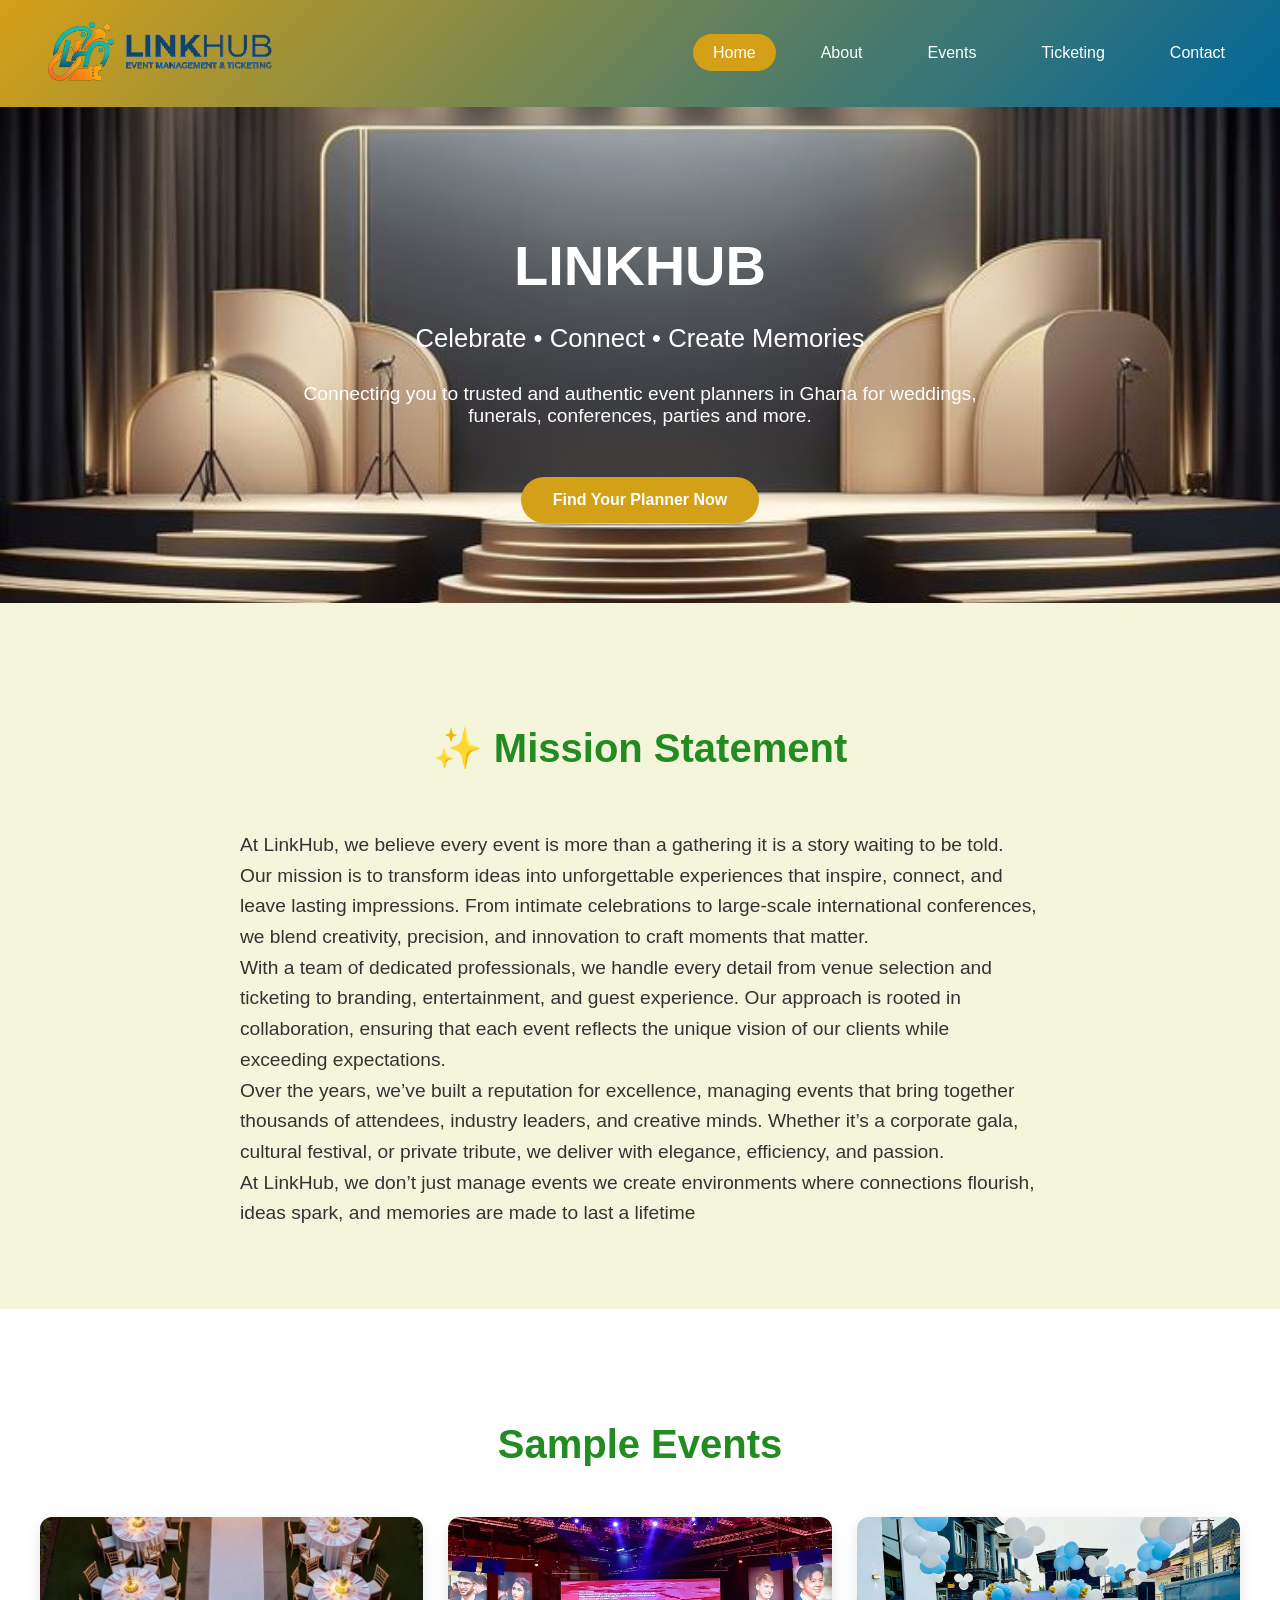
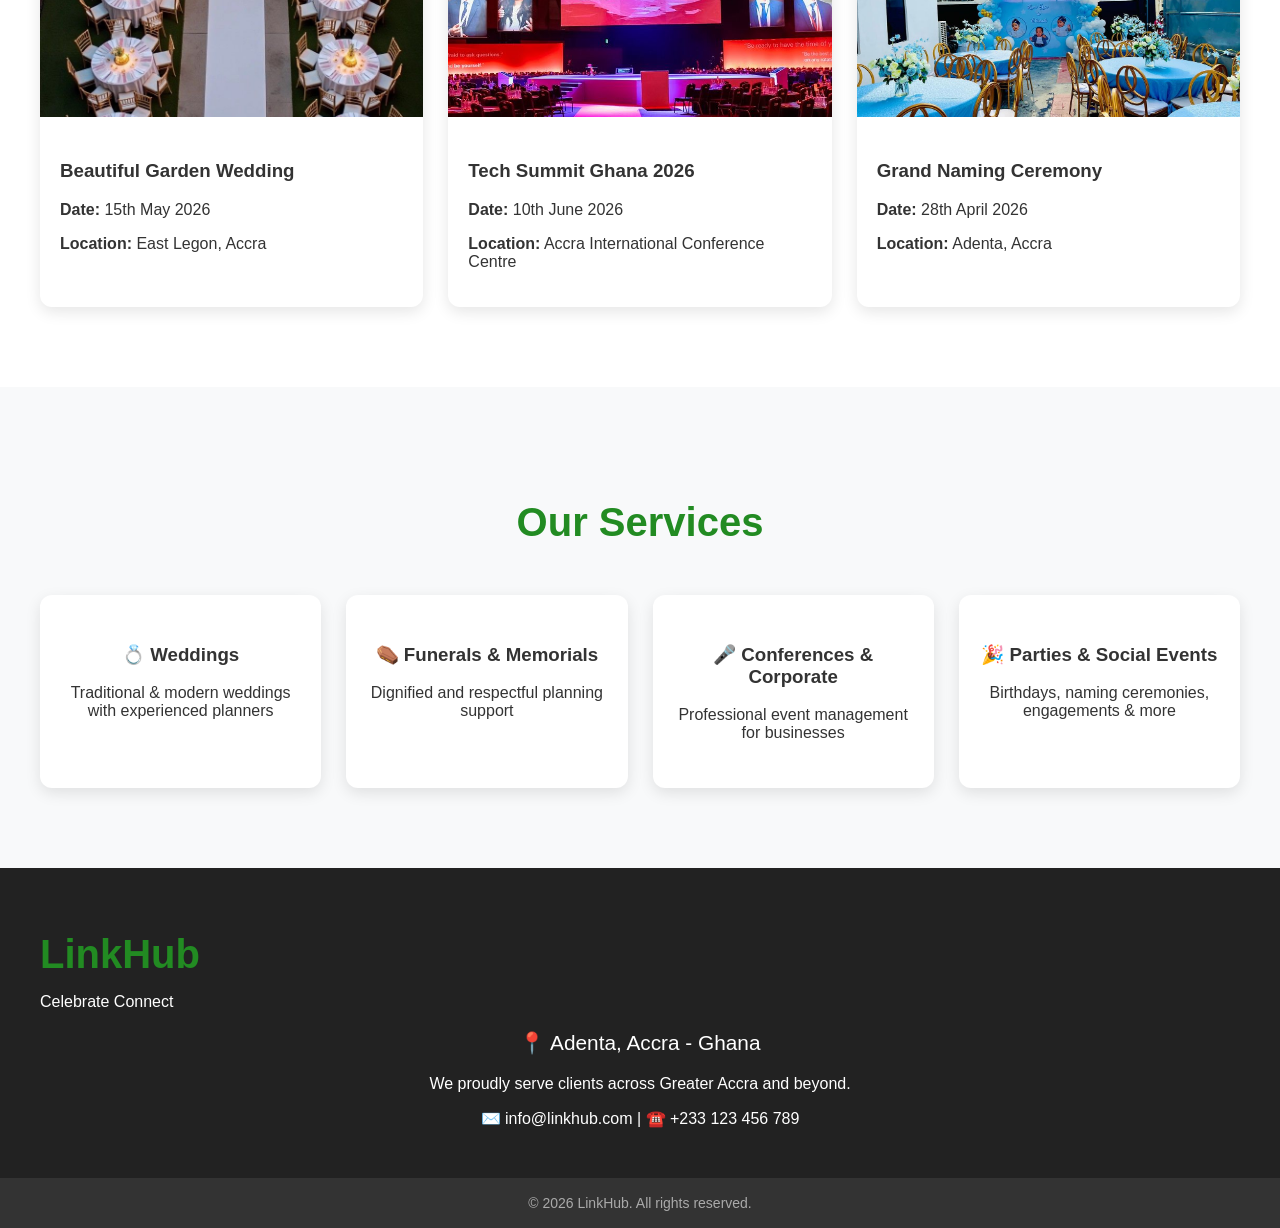
<file: index.html>
<!DOCTYPE html>
<html lang="en">
<head>
    <meta charset="UTF-8">
    <meta name="viewport" content="width=1200px,initial-scale=1.0">
    <link rel="icon" href="images/favicon-1.png" >
    <title>LinkHub - Celebrate Connect</title>
    <style>
        *{
            box-sizing: border-box;
        }
        

        body {
            font-family: 'Segoe UI', Tahoma, Geneva, Verdana, sans-serif; /* Sets default font family for the page */
            color: #333; /* Dark gray text color */
            margin: 0; /* Removes default browser margin */
            min-width: 1200px;


        }

        /* Header & Navigation */
        header {
            background: linear-gradient(135deg, #D4A017, #006699); /* Diagonal gradient background */
            color: white; /* Header text color */
            padding: 0.9375rem; /* 15px converted to rem (15 ÷ 16 = 0.9375) */
            position:sticky; /* Sticks to viewport when scrolling */
            top: 0; /* Sticks at the very top */
            z-index: 1000; /* Keeps header above overlapping content */
        }

        .nav-container {
            max-width: 100%; /* Restricts width */
            min-width: 100%;
            margin: auto; /* Centers horizontally */
            padding:0 1.25rem;/*20px converted to rem (20 ÷ 16 = 1.25 )*/
            display: flex; /* Flexbox layout */
            justify-content: space-between; /* Logo left, nav right */
            align-items: center; /* Vertical centering */
        }

        .logo img {
            max-width: 250px;
        }

        nav ul {
            display: flex; /* Horizontal list */
            list-style: none; /* Removes bullets */
            gap: 1.5625rem; /* 25px converted to rem (25 ÷ 16 = 1.5625) */
        }

        nav ul li a {
            color: white; /* Link text color */
            text-decoration: none; /* Removes underline */
            font-weight: 500; /* Slightly bold text */
            padding-inline: 1.25rem; /* 20px converted to rem (20 ÷ 16 = 1.25) */
            padding-block: 0.625rem; /* 10px converted to rem (10 ÷ 16 = 0.625) */
            border-radius: 20px; /* Rounded corners */
            transition: all 0.3s ease;
        }

        nav ul li a:hover {
            background-color: #D4A017; /* Gold background on hover */
        }   
            
        /* Hero Section */
        .hero {
            background-image:url(images/background-img-1.jpg); /* Sets background image */
            background-size: cover; /* Scales image to cover entire section */
            background-position: center; /* Centers image */
            color: white; /* White text */
            text-align: center; /* Centered text */
        }

        .hero h1 {
            font-size: 3.5rem; /* Very large heading */
            margin-bottom: 10px; /* Space below heading */
        }

        .hero .tagline {
            font-size: 1.6rem; /* Medium-large text */
            margin-bottom: 30px; /* Space below tagline */
            font-weight: 300; /* Light font weight */
        }

        .btn {
            display: inline-block; /* Allows block styling but inline placement */
            background: #D4A017; /* Gold background */
            color: white; /* White text */
            padding: 14px 32px; /* Inner spacing */
            border-radius: 50px; /* Pill-shaped button */
            text-decoration: none; /* Removes underline */
            font-weight: bold; /* Bold text */
            margin-top: 20px; /* Space above button */
            transition: 0.3s; /* Smooth transition for hover effects */
        }

        .btn:hover {
            background: #228B22; /* Green background on hover */
            transform: scale(1.05); /* Slightly enlarges button */
        }

        /* Sections */
        section {
            padding: 80px 20px; /* Large vertical spacing, small horizontal spacing */
        }

        .container {
            max-width: 1200px; /* Restricts width */
            margin: 0 auto; /* Centers container horizontally */   
        }

        .mission{
            line-height: 1.6; /* Controls vertical spacing between lines of text */
            background-color: beige;
            color: #333;
            transition: all 0.3s ease;
        }

        .mission:hover{
            background-color: #333;
            color:white;
        }
        h2 {
            text-align: center; /* Centered heading */
            font-size: 2.5rem; /* Large heading size */
            margin-bottom: 50px; /* Space below heading */
            color: #228B22; /* Green text */
        }

        /* Featured Events */
        .events-grid { 
            display: grid; 
            grid-template-columns: repeat(auto-fit, minmax(300px, 1fr)); 
            gap: 25px; 
        }
        .event-card { 
            border-radius: 12px; 
            overflow: hidden; 
            box-shadow: 0 5px 15px rgba(0,0,0,0.1); 
        }
        .event-card img {
             width: 100%; 
             height: 200px; 
             object-fit: cover; 
            }
        .event-info {
             padding: 20px; 
            }

        /* Services */
        .services-grid {
            display: grid; /* Grid layout */
            grid-template-columns: repeat(auto-fit, minmax(280px, 1fr)); /* Responsive columns: minimum 280px, expand to fill */
            gap: 25px; /* Space between grid items */
        }

        .service-card {
            background: white; /* White card background */
            border-radius: 12px; /* Rounded corners */
            padding: 30px 20px; /* Inner spacing */
            text-align: center; /* Centered text */
            box-shadow: 0 5px 15px rgba(0,0,0,0.1); /* Soft shadow */
        }

        /* Location */
        .location {
            background: #f8f9fa; /* Light gray background */
            text-align: center; /* Centered text */
        }

        .copyright{
            height: 50px;
            display: flex;
            justify-content: center;
            align-items: center;
            background-color: #333;
        }

    </style>
</head>


<body>

        <!-- Navigation -->
    <header>
        <div class="nav-container">
            <div class="logo">
                <img src="images/nav-logo.png" >
            </div>
            <nav>
                <ul>
                    <li><a href="index.html" style = "background-color:#D4A017";>Home</a></li>
                    <li><a href="about.html">About</a></li>
                    <li><a href="event.html">Events</a></li>
                    <li><a href="assn.html">Ticketing</a></li>
                    <li><a href="contact.html">Contact</a></li>
                </ul>
            </nav>
        </div>
    </header>


    <!-- Hero Section -->
    <section class="hero">
        <div class="container">
            <h1>LINKHUB</h1>
            <p class="tagline">Celebrate • Connect • Create Memories</p>
            <p style="max-width: 700px; margin: 0 auto 30px; font-size: 1.2rem;">
                Connecting you to trusted and authentic event planners in Ghana for weddings, funerals, 
                conferences, parties and more.
            </p>
            <a href="#" class="btn">Find Your Planner Now</a>
        </div>
    </section>

    <!-- Mission Statement -->
    <section class = "mission">
        <div class="container">
            <h2>&#10024 Mission Statement</h2>
            <p style="text-align: left; max-width: 800px; margin: 0 auto; font-size: 1.2rem;">
                At LinkHub, we believe every event is more than a gathering it is a story waiting to be told. Our mission is to transform ideas into unforgettable experiences that inspire, connect, and leave lasting impressions. From intimate celebrations to large-scale international conferences, we blend creativity, precision, and innovation to craft moments that matter.
                <br>
                With a team of dedicated professionals, we handle every detail from venue selection and ticketing to branding, entertainment, and guest experience. Our approach is rooted in collaboration, ensuring that each event reflects the unique vision of our clients while exceeding expectations.
                <br>
                Over the years, we’ve built a reputation for excellence, managing events that bring together thousands of attendees, industry leaders, and creative minds. Whether it’s a corporate gala, cultural festival, or private tribute, we deliver with elegance, efficiency, and passion.
                <br>
                At LinkHub, we don’t just manage events we create environments where connections flourish, ideas spark, and memories are made to last a lifetime
        </div>
    </section>

    <!-- Sample Events -->
  <section style="padding: 80px 20px;">
    <div class="container">
      <h2>Sample Events</h2>
      <div class="events-grid">
        <div class="event-card">
          <img src="event-pics/sample1.jpg" alt="Wedding">
          <div class="event-info">
            <h3>Beautiful Garden Wedding</h3>
            <p><strong>Date:</strong> 15th May 2026</p>
            <p><strong>Location:</strong> East Legon, Accra</p>
          </div>
        </div>
        <div class="event-card">
          <img src="event-pics/sample2.jpg" alt="Conference">
          <div class="event-info">
            <h3>Tech Summit Ghana 2026</h3>
            <p><strong>Date:</strong> 10th June 2026</p>
            <p><strong>Location:</strong> Accra International Conference Centre</p>
          </div>
        </div>
        <div class="event-card">
          <img src="event-pics/sample3.jpg" alt="Celebration">
          <div class="event-info">
            <h3>Grand Naming Ceremony</h3>
            <p><strong>Date:</strong> 28th April 2026</p>
            <p><strong>Location:</strong> Adenta, Accra</p>
          </div>
        </div>
      </div>
    </div>
  </section>

    <!-- Services -->
    <section style="background: #f8f9fa;">
        <div class="container">
            <h2>Our Services</h2>
            <div class="services-grid">
                <div class="service-card">
                    <h3>💍 Weddings</h3>
                    <p>Traditional & modern weddings with experienced planners</p>
                </div>
                <div class="service-card">
                    <h3>⚰️ Funerals & Memorials</h3>
                    <p>Dignified and respectful planning support</p>
                </div>
                <div class="service-card">
                    <h3>🎤 Conferences & Corporate</h3>
                    <p>Professional event management for businesses</p>
                </div>
                <div class="service-card">
                    <h3>🎉 Parties & Social Events</h3>
                    <p>Birthdays, naming ceremonies, engagements & more</p>
                </div>
            </div>
        </div>
    </section>

    <footer style="background-color:#222222; color:#fff; padding:30px 0; text-align:center;">
        <div class="footer-container" style="max-width:1200px; margin:0 auto;">

            <!-- Logo / Brand -->
            <h2 style="margin-bottom:10px; text-align: left;">LinkHub</h2>
            <p style="margin-bottom:20px; text-align: left;">Celebrate Connect</p>

            <p style="font-size: 1.3rem; margin-bottom: 20px;">
                📍 Adenta, Accra - Ghana
            </p>
            <p>We proudly serve clients across Greater Accra and beyond.</p>
            <p style="margin-bottom:20px;">✉️ info@linkhub.com | ☎️ +233 123 456 789</p>
            <!-- Copyright -->
             
            
        </div>
    </footer>

    <div class = "copyright">
        <p style="font-size:14px; color:#aaa;">© 2026 LinkHub. All rights reserved.</p>
    </div>
</body>
</html>
</file>
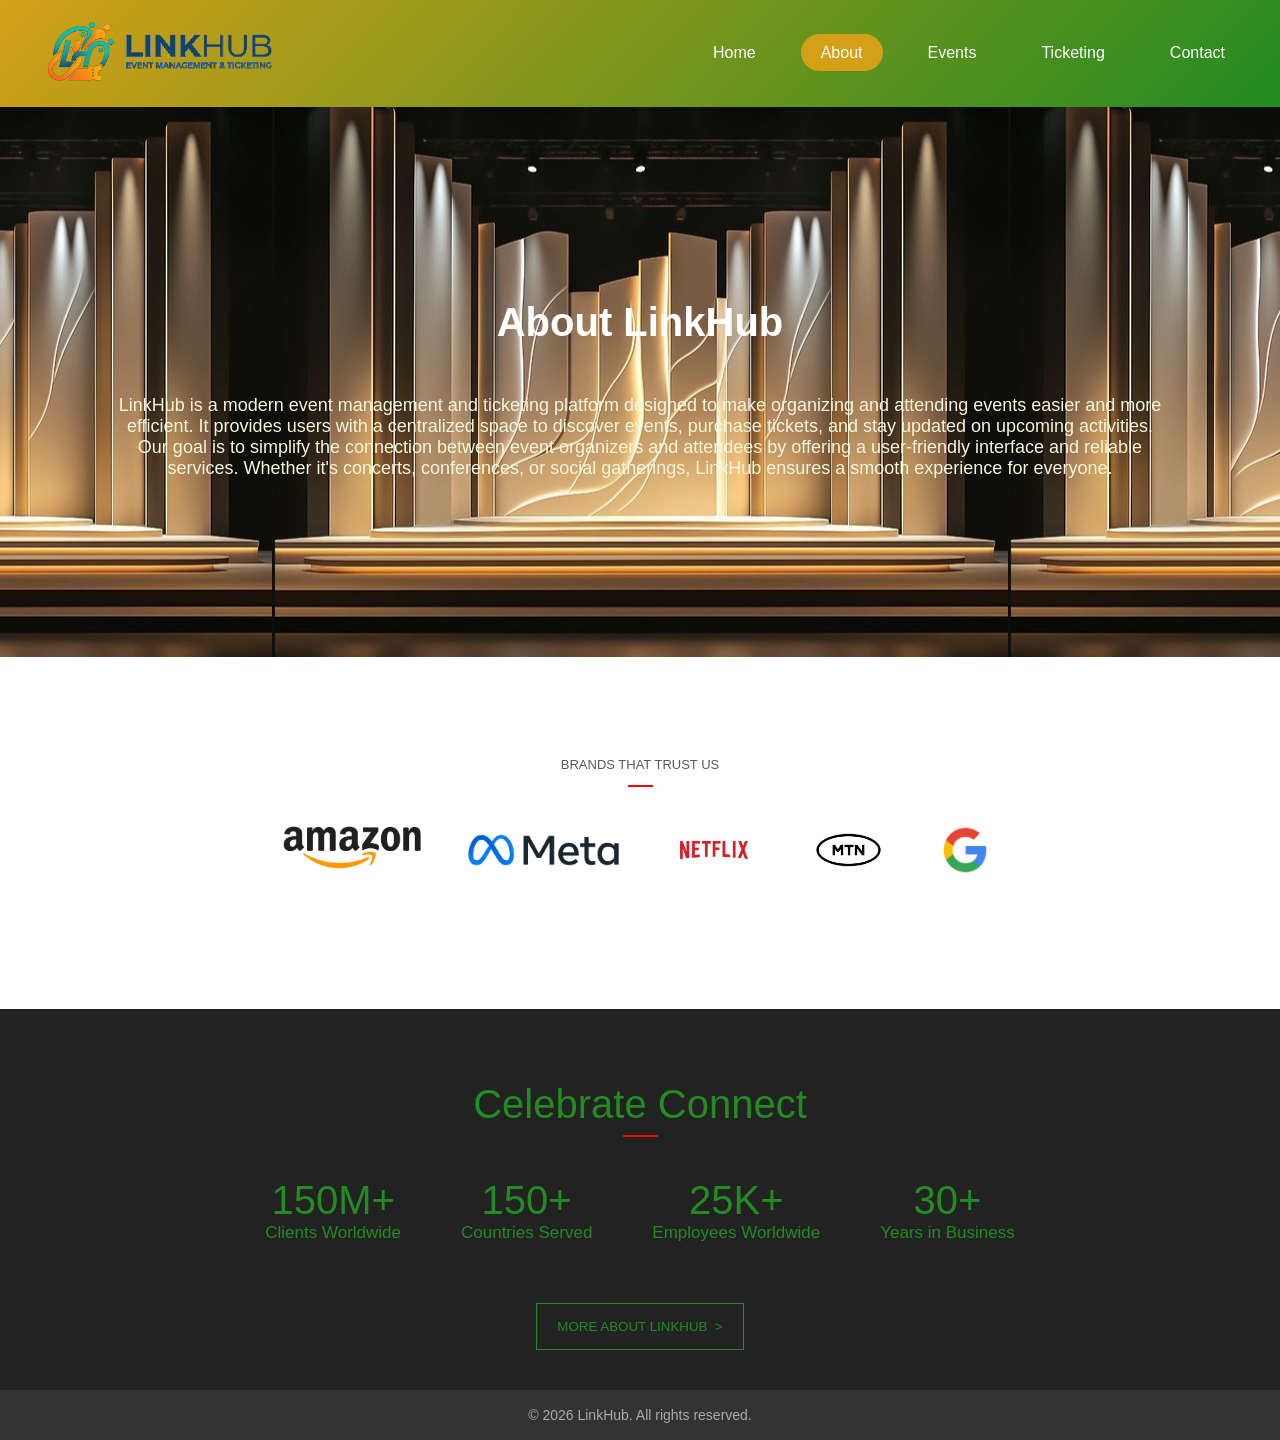
<file: about.html>
<!DOCTYPE html>
<html lang="en">
<head>
    <meta charset="UTF-8">
    <meta name="viewport" content="width=device-width, initial-scale=1.0">
    <link rel="icon" href="images/favicon-1.png" >
    <title>LinkHub: About</title>
    <style>
        *{
            box-sizing: border-box;
        }
    
        
        body {
            font-family: 'Segoe UI', Tahoma, Geneva, Verdana, sans-serif; /* Sets default font family for the page */
            color: #333; /* Dark gray text color */
            margin: 0; /* Removes default browser margin */
            min-width: 1200px;
        }
        /*Navigation*/
        header {
            background: linear-gradient(135deg, #D4A017, #228B22); /* Diagonal gradient background */
            color: white; /* Header text color */
            padding: 0.9375rem; /* 15px converted to rem (15 ÷ 16 = 0.9375) */
            position:sticky; /* Sticks to viewport when scrolling */
            top: 0; /* Sticks at the very top */
            z-index: 1000; /* Keeps header above overlapping content */
        }

        .nav-container {
            max-width: 100%; /* Restricts width */
            min-width: 100%;
            margin: auto; /* Centers horizontally */
            padding:0 1.25rem;/*20px converted to rem (20 ÷ 16 = 1.25 )*/
            display: flex; /* Flexbox layout */
            justify-content: space-between; /* Logo left, nav right */
            align-items: center; /* Vertical centering */
        }

        .logo img {
            max-width: 250px;
        }

        nav ul {
            display: flex; /* Horizontal list */
            list-style: none; /* Removes bullets */
            gap: 1.5625rem; /* 25px converted to rem (25 ÷ 16 = 1.5625) */
        }

        nav ul li a {
            color: white; /* Link text color */
            text-decoration: none; /* Removes underline */
            font-weight: 500; /* Slightly bold text */
            padding-inline: 1.25rem; /* 20px converted to rem (20 ÷ 16 = 1.25) */
            padding-block: 0.625rem; /* 10px converted to rem (10 ÷ 16 = 0.625) */
            border-radius: 20px; /* Rounded corners */
            transition: all 0.3s ease;
        }

        nav ul li a:hover {
            background-color: #D4A017; /* Gold background on hover */
        }

        /*About*/
        .mission {
            background-image:url(images/background-img-4.jpg); /* Sets background image */
            background-position: center; /* Centers image */
            color: beige; /* White text */
            text-align: center; /* Centered text */
            padding: 160px 100px; /* Large vertical spacing, small horizontal spacing */
            font-size: 18px;
        }
        

        .container {
            width:100%; /* Restricts width */
            max-height:700px ;
            margin: 0 auto; /* Centers container horizontally */   
        }

        h2 {
            text-align: center; /* Centered heading */
            font-size: 2.5rem; /* Large heading size */
            margin-bottom: 50px; /* Space below heading */
            color:white; /* Green text */
        }

        .trust{
            height:auto;
            margin-block:100px; /*sets margin top and margin bottom to 100px*/
        }

        .trust p{
            text-align: center;
            color: rgb(90, 89, 89);
            font-weight: 500;
            font-size: 13px;
        }

        .trust hr{
            width:25px;
            border:  solid 1px red ;
        }

        .trust div img{
            width: auto;
            height: 50px;
            margin:30px 20px;

        }

        section{
            display:flex;
            justify-content:center;
        }

        .more{
            background-color: #222222;
            width:100%;
            height:auto;
            padding-block: 40px; /*sets margin top and margin bottom to 100px*/
        }

        .more div{
            display :flex;
            justify-content:center;
        }
        .more h2{
            font-weight: 400;
            margin-bottom: 0;
            margin-inline: 30px;
            color:#228B22 ;
        }

        .more hr{
            width:35px;
            border:  solid 1px red;
        }
        
        .more div h2 span{
            font-size: 17px;
            display:flex;
            margin: 0;

        }
        .more button{
            margin-top:60px;
            margin-inline: auto;
            padding: 15px 20px;
            border: solid 1px #228B22;
            background-color:#222222 ;
            color: #228B22;
            display: block;
        }

        .copyright{
            height: 50px;
            display: flex;
            justify-content: center;
            align-items: center;
            background-color: #333;
        }


        
    </style>
    
</head>



<body>

    <!-- Navigation -->
    <header>
        <div class="nav-container">
            <div class="logo">
                <img src="images/nav-logo.png" >
            </div>
            <nav>
                <ul>
                    <li><a href="index.html" ;>Home</a></li>
                    <li><a href="about.html" style = "background-color:#D4A017">About</a></li>
                    <li><a href="event.html">Events</a></li>
                    <li><a href="assn.html">Ticketing</a></li>
                    <li><a href="contact.html">Contact</a></li>
                </ul>
            </nav>
        </div>
    </header>
    



    <section class="mission">
        <div class="container">
            <h2>About LinkHub</h2>
            <p>
                LinkHub is a modern event management and ticketing platform designed to make organizing 
                and attending events easier and more efficient. It provides users with a centralized space 
                to discover events, purchase tickets, and stay updated on upcoming activities.
                <br>
                Our goal is to simplify the connection between event organizers and attendees by offering 
                a user-friendly interface and reliable services. Whether it's concerts, conferences, or 
                social gatherings, LinkHub ensures a smooth experience for everyone.
                
            </p>
        </div>
    </section>

    <div class = "trust">
        <p>BRANDS THAT TRUST US</p>
        <hr>
        <section>
            <div>
                <img src = "images/brands/amazon.png" alt = "amazon logo">
            </div>
            <div>
                <img src = "images/brands/meta.png" alt = "meta logo">
            </div>
            <div>
                <img src = "images/brands/netflix.png" alt = "netflix logo">
            </div>
            <div>
                <img src = "images/brands/mtn.png" alt = "mtn logo">
            </div>
            <div>
                <img src = "images/brands/google.png" alt = "google logo">
            </div>
        </section>
    </div>

    <div class = "more">
        <h2>
            Celebrate Connect
        </h2>
        <hr>
        <div>
            <h2>150M+<span>Clients Worldwide</span></h2>
            <h2>150+<span>Countries Served</span></h2>
            <h2>25K+<span>Employees Worldwide</span></h2>
            <h2>30+<span>Years in Business</span></h2>
        </div>
        <button>
            MORE ABOUT LINKHUB &nbsp<span>></span>
        </button>

    </div>
    <div class = "copyright">
        <p style="font-size:14px; color:#aaa;">© 2026 LinkHub. All rights reserved.</p>
    </div>

</body>
</html>
</file>
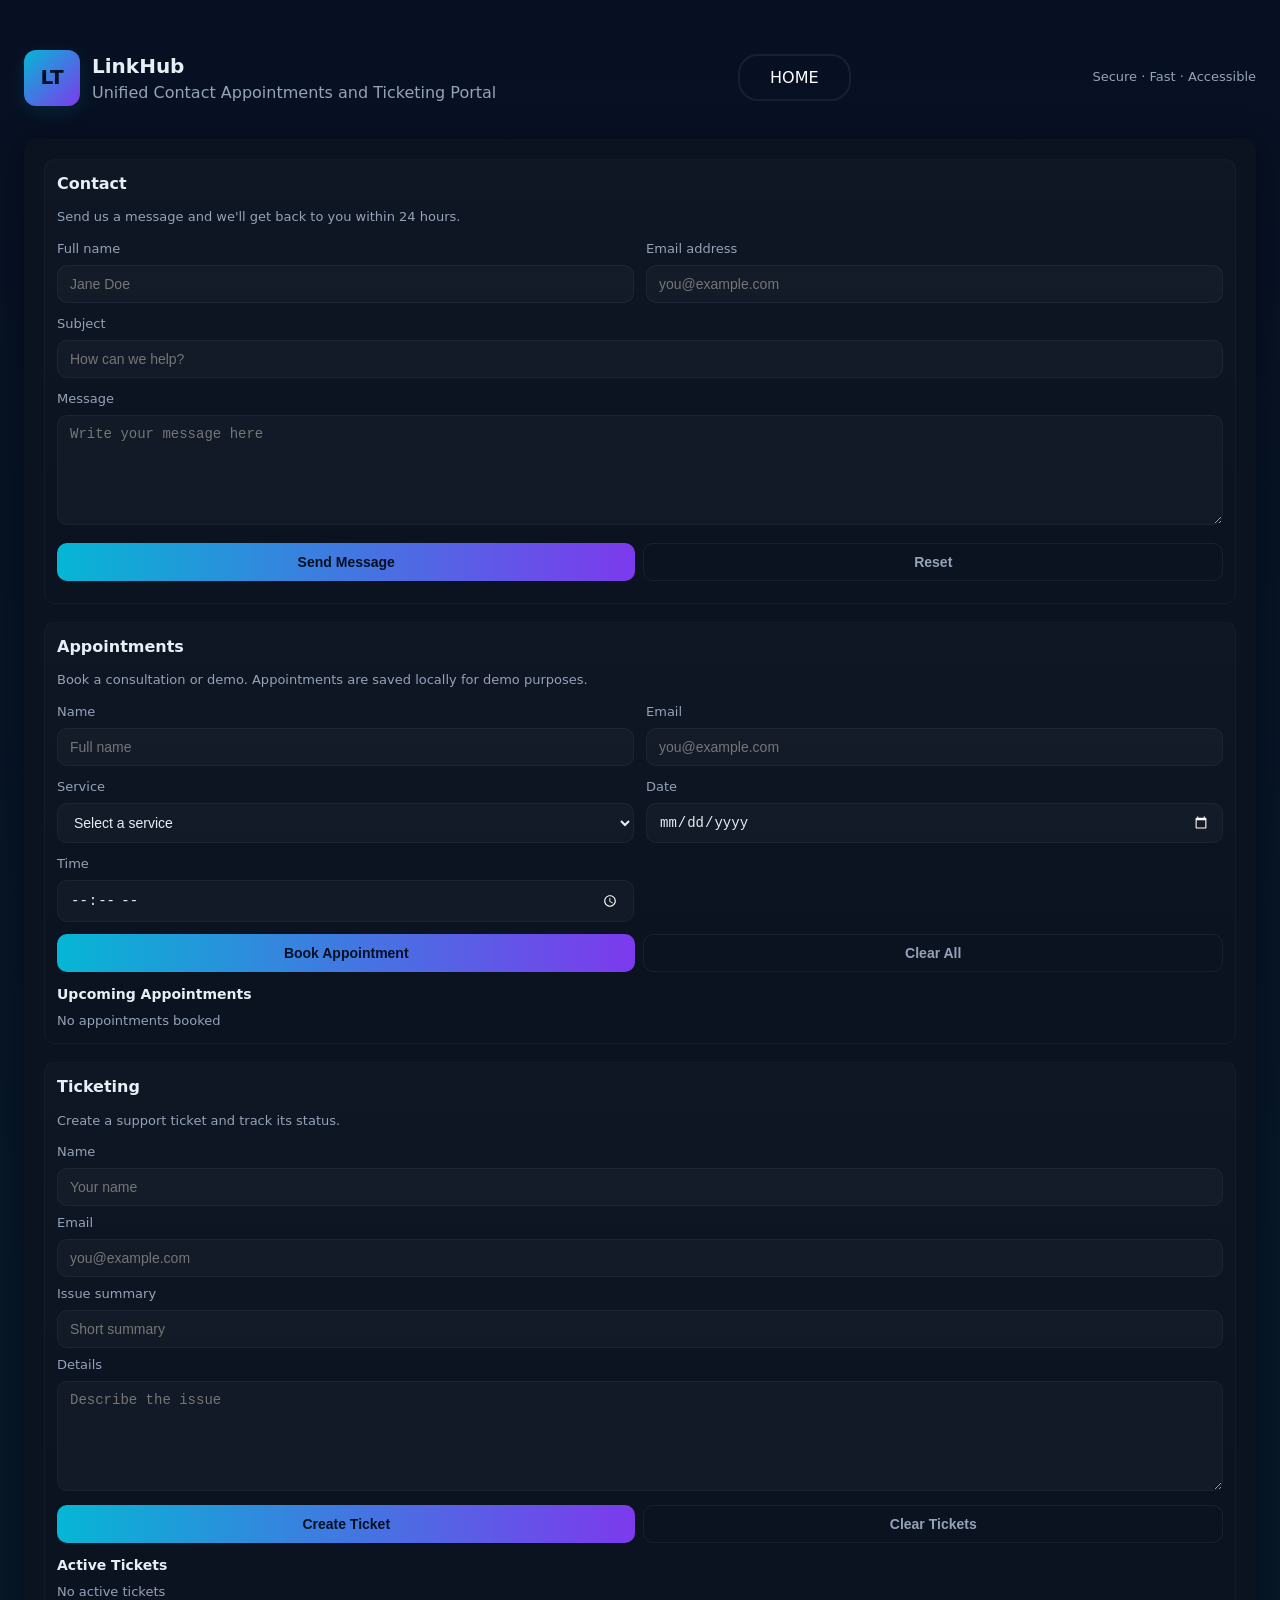
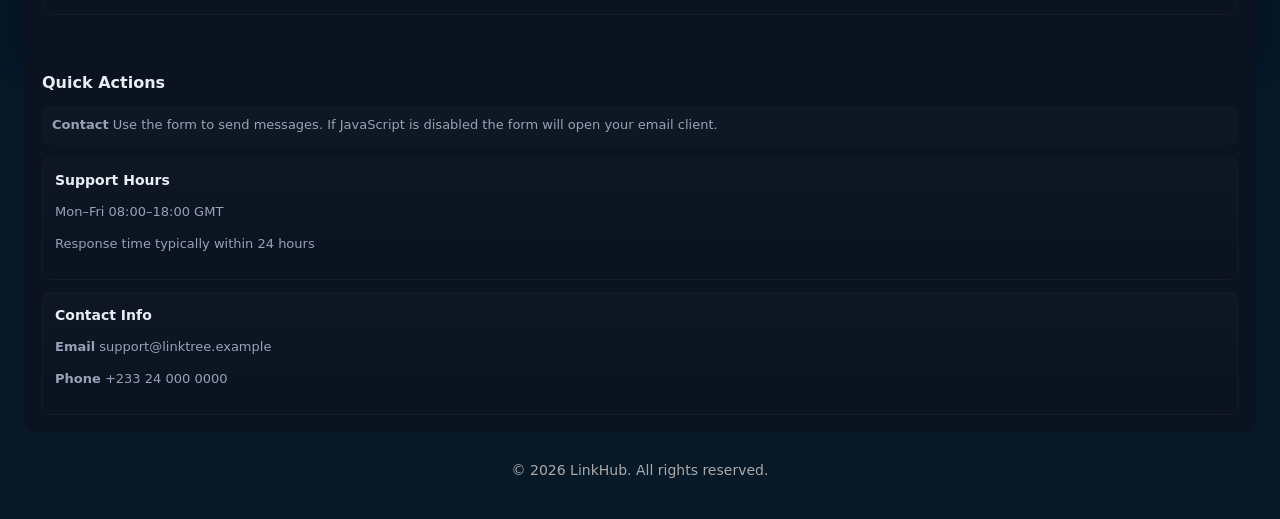
<file: assn.html>
<!doctype html>
<html lang="en">
<head>
  <meta charset="utf-8" />
  <meta name="viewport" content="width=device-width,initial-scale=1" />
  <link rel="icon" href="images/favicon-1.png" >
  <title>LinkHub Company Portal</title>
  <style>
    :root{
      --bg:#0f1724;
      --card:#0b1220;
      --accent:#06b6d4;
      --muted:#94a3b8;
      --glass: rgba(255,255,255,0.03);
      --success:#10b981;
      --danger:#ef4444;
      --radius:12px;
      font-family: Inter, system-ui, -apple-system, "Segoe UI", Roboto, "Helvetica Neue", Arial;
      color-scheme: dark;
    }
    *{box-sizing:border-box}
    body{
      margin:0;
      background:linear-gradient(180deg,#071022 0%, #071827 60%);
      color:#e6eef6;
      -webkit-font-smoothing:antialiased;
      -moz-osx-font-smoothing:grayscale;
      line-height:1.45;
      padding:24px;
    }
    .container{
      max-width:1100px;
      margin:0 auto;
      display:grid;
      grid-template-columns: 1fr 360px;
      gap:24px;
    }
    header{
      grid-column:1/-1;
      display:flex;
      align-items:center;
      justify-content:space-between;
      gap:16px;
      margin-bottom:8px;
    }
    .brand{
      display:flex;
      gap:12px;
      align-items:center;
    }
    .logo{
      width:56px;
      height:56px;
      border-radius:12px;
      background:linear-gradient(135deg,var(--accent),#7c3aed);
      display:flex;
      align-items:center;
      justify-content:center;
      font-weight:700;
      color:#021024;
      font-size:20px;
      box-shadow:0 6px 18px rgba(6,182,212,0.12);
    }
    h1{font-size:20px;margin:0}
    p.lead{margin:0;color:var(--muted)}
    main{
      background:var(--card);
      border-radius:var(--radius);
      padding:20px;
      box-shadow:0 6px 30px rgba(2,6,23,0.6);
    }
    aside{
      background:var(--card);
      border-radius:var(--radius);
      padding:18px;
      height:fit-content;
      position:sticky;
      top:24px;
    }
    section{margin-bottom:18px}
    h2{font-size:16px;margin:0 0 12px 0}
    .grid-2{
      display:grid;
      grid-template-columns:1fr 1fr;
      gap:12px;
    }
    label{display:block;font-size:13px;color:var(--muted);margin-bottom:6px}
    input,textarea,select,button{
      width:100%;
      padding:10px 12px;
      border-radius:10px;
      border:1px solid rgba(255,255,255,0.04);
      background:var(--glass);
      color:inherit;
      font-size:14px;
    }
    textarea{min-height:110px;resize:vertical}
    .muted{color:var(--muted);font-size:13px}
    .btn{
      background:linear-gradient(90deg,var(--accent),#7c3aed);
      color:#021024;
      border:none;
      padding:10px 14px;
      border-radius:10px;
      cursor:pointer;
      font-weight:600;
    }
    .btn.secondary{
      background:transparent;
      border:1px solid rgba(255,255,255,0.06);
      color:var(--muted);
    }
    .card{
      background:linear-gradient(180deg, rgba(255,255,255,0.02), transparent);
      padding:12px;
      border-radius:10px;
      border:1px solid rgba(255,255,255,0.03);
    }
    .list{display:flex;flex-direction:column;gap:10px}
    .ticket{
      display:flex;
      justify-content:space-between;
      gap:12px;
      align-items:center;
      padding:10px;
      border-radius:8px;
      background:rgba(255,255,255,0.02);
      border:1px solid rgba(255,255,255,0.02);
    }
    .ticket .meta{color:var(--muted);font-size:13px}
    .small{font-size:13px;color:var(--muted)}
    .pill{padding:6px 8px;border-radius:999px;font-weight:600;font-size:12px}
    .pill.open{background:rgba(16,185,129,0.12);color:var(--success)}
    .pill.closed{background:rgba(239,68,68,0.08);color:var(--danger)}
    .controls{display:flex;gap:8px}
    .notice{padding:10px;border-radius:8px;background:rgba(255,255,255,0.02);color:var(--muted);font-size:13px}
    footer{grid-column:1/-1;margin-top:12px;color:var(--muted);font-size:13px;text-align:center}
    @media (max-width:980px){
      .container{grid-template-columns:1fr; padding:0 12px}
      aside{position:relative;top:auto}
    }
    /* focus styles */
    input:focus,textarea:focus,select:focus,button:focus{outline:3px solid rgba(6,182,212,0.12);outline-offset:2px}

    .back-home{
      margin-block:30px;
      padding-inline: 30px;
      padding-block: 10px;
      border-radius: 20px;
      border:solid 2px #141f38;
      transition: all 0.5s ease;

    }

    .back-home:hover{
      background-color: #D4A017;
      border:none;
    }

    footer{
      height: 50px;
      display: flex;
      justify-content: center;
      align-items: center;
    }
  </style>
</head>
<body>
  
  <div class="container" role="main"></div>
    <header>
      <div class="brand">
        <div class="logo" aria-hidden="true">LT</div>
        <div>
          <h1>LinkHub</h1>
          <p class="lead">Unified Contact Appointments and Ticketing Portal</p>
        </div>
      </div>
      <a class = "back-home" href="index.html" style="text-decoration: none; color:white;">HOME</a>
      <div class="muted">Secure · Fast · Accessible</div>
      
    </header>

    <main aria-labelledby="contact-heading">
      <!-- Contact Section -->
      <section id="contact" class="card" aria-labelledby="contact-heading">
        <h2 id="contact-heading">Contact</h2>
        <p class="muted">Send us a message and we'll get back to you within 24 hours.</p>

        <form id="contactForm" class="grid-2" autocomplete="on" novalidate>
          <div>
            <label for="c-name">Full name</label>
            <input id="c-name" name="name" type="text" required aria-required="true" placeholder="Jane Doe" />
          </div>
          <div>
            <label for="c-email">Email address</label>
            <input id="c-email" name="email" type="email" required aria-required="true" placeholder="you@example.com" />
          </div>
          <div style="grid-column:1/-1">
            <label for="c-subject">Subject</label>
            <input id="c-subject" name="subject" type="text" placeholder="How can we help?" />
          </div>
          <div style="grid-column:1/-1">
            <label for="c-message">Message</label>
            <textarea id="c-message" name="message" placeholder="Write your message here" required aria-required="true"></textarea>
          </div>

          <div style="grid-column:1/-1;display:flex;gap:8px;justify-content:flex-end">
            <button type="submit" class="btn" id="contactSubmit">Send Message</button>
            <button type="button" class="btn secondary" id="contactReset">Reset</button>
          </div>
        </form>
        <div id="contactStatus" class="small" role="status" aria-live="polite" style="margin-top:10px"></div>
      </section>

      <!-- Appointments Section -->
      <section id="appointments" class="card" aria-labelledby="appointments-heading">
        <h2 id="appointments-heading">Appointments</h2>
        <p class="muted">Book a consultation or demo. Appointments are saved locally for demo purposes.</p>

        <form id="apptForm" class="grid-2" novalidate>
          <div>
            <label for="a-name">Name</label>
            <input id="a-name" name="name" type="text" required placeholder="Full name" />
          </div>
          <div>
            <label for="a-email">Email</label>
            <input id="a-email" name="email" type="email" required placeholder="you@example.com" />
          </div>
          <div>
            <label for="a-service">Service</label>
            <select id="a-service" name="service" required>
              <option value="">Select a service</option>
              <option>Product Demo</option>
              <option>Technical Support</option>
              <option>Partnership Inquiry</option>
            </select>
          </div>
          <div>
            <label for="a-date">Date</label>
            <input id="a-date" name="date" type="date" required />
          </div>
          <div>
            <label for="a-time">Time</label>
            <input id="a-time" name="time" type="time" required />
          </div>
          <div style="grid-column:1/-1;display:flex;gap:8px;justify-content:flex-end">
            <button type="submit" class="btn">Book Appointment</button>
            <button type="button" class="btn secondary" id="clearAppts">Clear All</button>
          </div>
        </form>

        <div style="margin-top:12px">
          <h3 style="font-size:14px;margin:0 0 8px 0">Upcoming Appointments</h3>
          <div id="apptsList" class="list"></div>
        </div>
      </section>

      <!-- Ticketing Section -->
      <section id="ticketing" class="card" aria-labelledby="ticketing-heading">
        <h2 id="ticketing-heading">Ticketing</h2>
        <p class="muted">Create a support ticket and track its status.</p>

        <form id="ticketForm" novalidate>
          <label for="t-name">Name</label>
          <input id="t-name" name="name" type="text" required placeholder="Your name" />
          <label for="t-email" style="margin-top:8px">Email</label>
          <input id="t-email" name="email" type="email" required placeholder="you@example.com" />
          <label for="t-issue" style="margin-top:8px">Issue summary</label>
          <input id="t-issue" name="issue" type="text" required placeholder="Short summary" />
          <label for="t-desc" style="margin-top:8px">Details</label>
          <textarea id="t-desc" name="details" placeholder="Describe the issue" required></textarea>

          <div style="display:flex;gap:8px;justify-content:flex-end;margin-top:8px">
            <button type="submit" class="btn">Create Ticket</button>
            <button type="button" class="btn secondary" id="clearTickets">Clear Tickets</button>
          </div>
        </form>

        <div style="margin-top:12px">
          <h3 style="font-size:14px;margin:0 0 8px 0">Active Tickets</h3>
          <div id="ticketsList" class="list" aria-live="polite"></div>
        </div>
      </section>
    </main>

    <aside aria-labelledby="help-heading">
      <h2 id="help-heading">Quick Actions</h2>
      <div class="notice">
        <strong>Contact</strong> Use the form to send messages. If JavaScript is disabled the form will open your email client.
      </div>

      <div style="height:12px"></div>

      <div class="card">
        <h3 style="font-size:14px;margin:0 0 8px 0">Support Hours</h3>
        <p class="small">Mon–Fri 08:00–18:00 GMT</p>
        <p class="small">Response time typically within 24 hours</p>
      </div>

      <div style="height:12px"></div>

      <div class="card">
        <h3 style="font-size:14px;margin:0 0 8px 0">Contact Info</h3>
        <p class="small"><strong>Email</strong> support@linktree.example</p>
        <p class="small"><strong>Phone</strong> +233 24 000 0000</p>
      </div>
    </aside>

  </div>
  <footer>
    <p style="font-size:14px; color:#aaa;">© 2026 LinkHub. All rights reserved.</p>
  </footer>

  <script>
    // Utility helpers
    const qs = s => document.querySelector(s);
    const qsa = s => Array.from(document.querySelectorAll(s));
    const uid = () => Date.now().toString(36) + Math.random().toString(36).slice(2,8);

    // CONTACT FORM
    const contactForm = qs('#contactForm');
    const contactStatus = qs('#contactStatus');
    contactForm.addEventListener('submit', (e) => {
      e.preventDefault();
      const form = new FormData(contactForm);
      const name = form.get('name').trim();
      const email = form.get('email').trim();
      const message = form.get('message').trim();
      if(!name || !email || !message){
        contactStatus.textContent = 'Please complete all required fields.';
        contactStatus.style.color = 'var(--danger)';
        return;
      }
      // Simulate send: open mailto as fallback
      const subject = encodeURIComponent(form.get('subject') || 'Contact from Linktree site');
      const body = encodeURIComponent(`Name: ${name}\nEmail: ${email}\n\n${message}`);
      // For demo we show a success message and provide mailto link
      contactStatus.innerHTML = 'Message prepared. <a href="mailto:support@linktree.example?subject=' + subject + '&body=' + body + '" style="color:var(--accent)">Open email client</a>';
      contactStatus.style.color = 'var(--accent)';
      contactForm.reset();
    });
    qs('#contactReset').addEventListener('click', () => {
      contactForm.reset();
      contactStatus.textContent = '';
    });

    // APPOINTMENTS
    const apptForm = qs('#apptForm');
    const apptsKey = 'linktree_appointments_v1';
    function loadAppts(){
      const raw = localStorage.getItem(apptsKey);
      return raw ? JSON.parse(raw) : [];
    }
    function saveAppts(list){
      localStorage.setItem(apptsKey, JSON.stringify(list));
    }
    function renderAppts(){
      const list = loadAppts();
      const container = qs('#apptsList');
      container.innerHTML = '';
      if(list.length === 0){
        container.innerHTML = '<div class="small muted">No appointments booked</div>';
        return;
      }
      list.sort((a,b)=> new Date(a.date + 'T' + a.time) - new Date(b.date + 'T' + b.time));
      list.forEach(a => {
        const el = document.createElement('div');
        el.className = 'ticket';
        el.innerHTML = `
          <div>
            <div style="font-weight:700">${escapeHtml(a.name)} — <span class="small">${escapeHtml(a.service)}</span></div>
            <div class="meta">${formatDateTime(a.date,a.time)} · ${escapeHtml(a.email)}</div>
          </div>
          <div class="controls">
            <button class="btn secondary" data-id="${a.id}" data-action="cancel">Cancel</button>
          </div>
        `;
        container.appendChild(el);
      });
    }
    apptForm.addEventListener('submit', (e) => {
      e.preventDefault();
      const fd = new FormData(apptForm);
      const name = fd.get('name').trim();
      const email = fd.get('email').trim();
      const service = fd.get('service');
      const date = fd.get('date');
      const time = fd.get('time');
      if(!name || !email || !service || !date || !time){
        alert('Please complete all appointment fields.');
        return;
      }
      const appts = loadAppts();
      const newAppt = { id: uid(), name, email, service, date, time, created: new Date().toISOString() };
      appts.push(newAppt);
      saveAppts(appts);
      renderAppts();
      apptForm.reset();
      alert('Appointment booked. Check Upcoming Appointments.');
    });
    qs('#apptsList').addEventListener('click', (e) => {
      const btn = e.target.closest('button');
      if(!btn) return;
      const id = btn.dataset.id;
      if(btn.dataset.action === 'cancel'){
        let list = loadAppts();
        list = list.filter(x => x.id !== id);
        saveAppts(list);
        renderAppts();
      }
    });
    qs('#clearAppts').addEventListener('click', () => {
      if(confirm('Clear all appointments?')) {
        localStorage.removeItem(apptsKey);
        renderAppts();
      }
    });

    // TICKETING
    const ticketForm = qs('#ticketForm');
    const ticketsKey = 'linktree_tickets_v1';
    function loadTickets(){ return JSON.parse(localStorage.getItem(ticketsKey) || '[]'); }
    function saveTickets(t){ localStorage.setItem(ticketsKey, JSON.stringify(t)); }
    function renderTickets(){
      const list = loadTickets();
      const container = qs('#ticketsList');
      container.innerHTML = '';
      if(list.length === 0){
        container.innerHTML = '<div class="small muted">No active tickets</div>';
        return;
      }
      list.sort((a,b)=> b.created - a.created);
      list.forEach(t => {
        const el = document.createElement('div');
        el.className = 'ticket';
        el.innerHTML = `
          <div>
            <div style="font-weight:700">${escapeHtml(t.issue)} <span class="small">by ${escapeHtml(t.name)}</span></div>
            <div class="meta">${new Date(t.created).toLocaleString()} · ${escapeHtml(t.email)}</div>
          </div>
          <div style="display:flex;flex-direction:column;gap:6px;align-items:flex-end">
            <div class="pill ${t.status === 'open' ? 'open' : 'closed'}">${t.status}</div>
            <div class="controls">
              ${t.status === 'open' ? `<button class="btn secondary" data-id="${t.id}" data-action="close">Close</button>` : `<button class="btn secondary" data-id="${t.id}" data-action="reopen">Reopen</button>`}
              <button class="btn" data-id="${t.id}" data-action="delete">Delete</button>
            </div>
          </div>
        `;
        container.appendChild(el);
      });
    }
    ticketForm.addEventListener('submit', (e) => {
      e.preventDefault();
      const fd = new FormData(ticketForm);
      const name = fd.get('name').trim();
      const email = fd.get('email').trim();
      const issue = fd.get('issue').trim();
      const details = fd.get('details').trim();
      if(!name || !email || !issue || !details){
        alert('Please fill all ticket fields.');
        return;
      }
      const tickets = loadTickets();
      const t = { id: uid(), name, email, issue, details, status: 'open', created: Date.now() };
      tickets.push(t);
      saveTickets(tickets);
      renderTickets();
      ticketForm.reset();
      alert('Ticket created. Our support team will respond.');
    });
    qs('#ticketsList').addEventListener('click', (e) => {
      const btn = e.target.closest('button');
      if(!btn) return;
      const id = btn.dataset.id;
      const action = btn.dataset.action;
      let tickets = loadTickets();
      const idx = tickets.findIndex(x => x.id === id);
      if(idx === -1) return;
      if(action === 'close'){ tickets[idx].status = 'closed'; saveTickets(tickets); renderTickets(); }
      if(action === 'reopen'){ tickets[idx].status = 'open'; saveTickets(tickets); renderTickets(); }
      if(action === 'delete'){ if(confirm('Delete this ticket?')){ tickets.splice(idx,1); saveTickets(tickets); renderTickets(); } }
    });
    qs('#clearTickets').addEventListener('click', () => {
      if(confirm('Clear all tickets?')){ localStorage.removeItem(ticketsKey); renderTickets(); }
    });

    // Helpers
    function formatDateTime(date, time){
      try{
        const d = new Date(date + 'T' + time);
        return d.toLocaleString();
      }catch(e){ return date + ' ' + time; }
    }
    function escapeHtml(s){
      return String(s).replace(/[&<>"']/g, (m) => ({'&':'&amp;','<':'&lt;','>':'&gt;','"':'&quot;',"'":'&#39;'}[m]));
    }

    // Initialize
    renderAppts();
    renderTickets();

    // Progressive enhancement: if JS disabled, contact form will fallback to mailto
    (function enableContactFallback(){
      const form = contactForm;
      form.setAttribute('action', 'mailto:support@linktree.example');
      form.setAttribute('method', 'post');
      form.setAttribute('enctype', 'text/plain');
    })();
  </script>

</body>
</html>
</file>
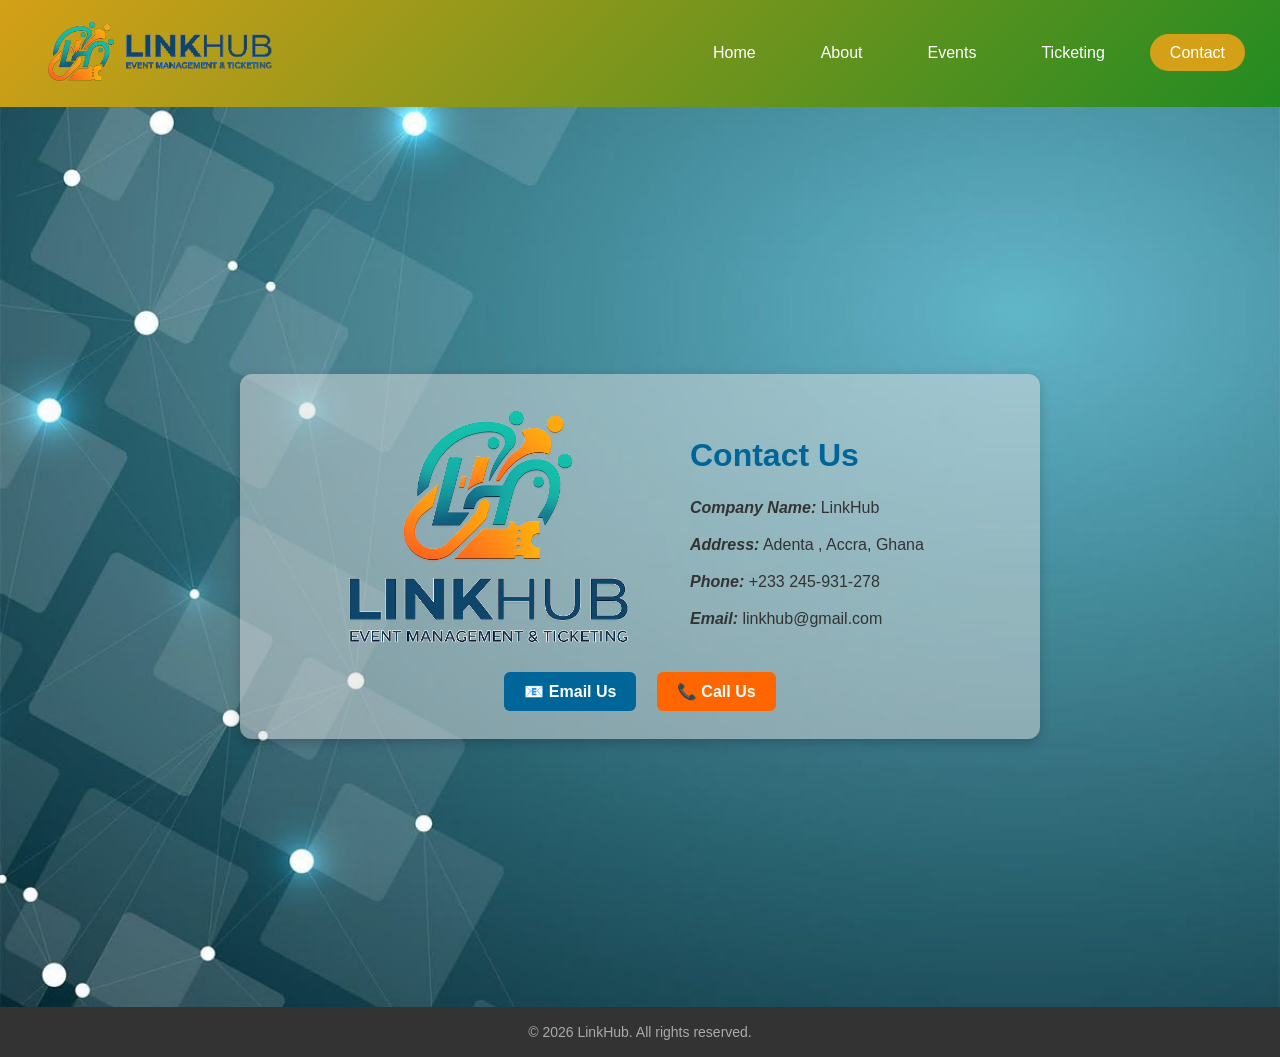
<file: contact.html>
<!DOCTYPE html>
<html>
<head>
  <meta charset="UTF-8">
    <meta name="viewport" content="width=device-width, initial-scale=1.0">
  <title>LinkHub: Contact Info</title>
  <link rel="icon" href="images/favicon-1.png" >
  <style>

    *{
      box-sizing: border-box;
    }

    header {
      background: linear-gradient(135deg, #D4A017, #228B22); /* Diagonal gradient background */
      color: white; /* Header text color */
      padding: 0.9375rem; /* 15px converted to rem (15 ÷ 16 = 0.9375) */
      position:sticky; /* Sticks to viewport when scrolling */
      top: 0; /* Sticks at the very top */
      z-index: 1000; /* Keeps header above overlapping content */
  }

  .nav-container {
      max-width: 100%; /* Restricts width */
      min-width: 100%;
      margin: auto; /* Centers horizontally */
      padding:0 1.25rem;/*20px converted to rem (20 ÷ 16 = 1.25 )*/
      display: flex; /* Flexbox layout */
      justify-content: space-between; /* Logo left, nav right */
      align-items: center; /* Vertical centering */
  }

  .logo img {
      max-width: 250px;
  }

  nav ul {
      display: flex; /* Horizontal list */
      list-style: none; /* Removes bullets */
      gap: 1.5625rem; /* 25px converted to rem (25 ÷ 16 = 1.5625) */
  }

  nav ul li a {
      color: white; /* Link text color */
      text-decoration: none; /* Removes underline */
      font-weight: 500; /* Slightly bold text */
      padding-inline: 1.25rem; /* 20px converted to rem (20 ÷ 16 = 1.25) */
      padding-block: 0.625rem; /* 10px converted to rem (10 ÷ 16 = 0.625) */
      border-radius: 20px; /* Rounded corners */
      transition: all 0.3s ease;
  }

  nav ul li a:hover {
      background-color: #D4A017; /* Gold background on hover */
  }   



  body {
    margin: 0;
    font-family: 'Segoe UI', Tahoma, Geneva, Verdana, sans-serif; /* Sets default font family for the page */
    color: #333;
    min-width: 1200px;


  }
  .overlay {
    padding: 0;
    height:100vh;
    display: flex;
    background-image: url("images/images.jpg");
    background-size: cover;


  }
  .card {
    background: #fff;
    border-radius: 12px;
    box-shadow: 0 4px 12px rgba(0,0,0,0.2);
    padding: 20px;
    max-width: 800px;
    width: 100%;
    margin-inline: auto;
    margin-block: auto;
    display: flex;
    justify-content: center;
    align-items: center;
    flex-wrap: wrap;
    text-align: left;
    background: rgba(225,225,225,0.5);
  }

  .text-div{
    margin-top: 0;
    width: 300px;
    margin-left: 0;
    line-height: 1.8;
  }
  .logo-div{
    max-width:400px;
    margin-bottom: 0;
    padding: 0;
    margin-right: 0;
  }

  .logo{
    width: 100%;
  }

  h1 {

    margin-block: 10px;
    color: #006699;
  }
  p {
    margin: 8px 0;
    font-size: 16px;
  }
  .buttons {
    width: auto;
    margin-top: 0;

  }
  .btn-call,.btn-email {
    display: inline-block;
    margin: 8px;
    padding: 10px 20px;
    border-radius: 6px;
    text-decoration: none;
    font-weight: bold;
    transition: 0.3s;
  }
  .btn-email {
    background-color: #006699;
    color: #fff;
  }
  .btn-email:hover {
    background-color: #004466;
  }
  .btn-call {
    background-color: #ff6600;
    color: #fff;
  }
  .btn-call:hover {
    background-color: #cc5200;
  }

  .copyright{
    height: 50px;
    display: flex;
    justify-content: center;
    align-items: center;
    background-color: #333;
  }

  </style>
</head>




<body>

  <!-- Navigation -->
  <header>
    <div class="nav-container">
      <div class="logo">
        <img src="images/nav-logo.png" >
      </div>
      <nav>
        <ul>
            <li><a href="index.html" >Home</a></li>
            <li><a href="about.html">About</a></li>
            <li><a href="event.html">Events</a></li>
            <li><a href="assn.html">Ticketing</a></li>
            <li><a href="contact.html" style = "background-color:#D4A017";>Contact</a></li>
        </ul>
      </nav>
    </div>
  </header>



  <div class="overlay">
    <div class="card">
      <div class = "logo-div">
        <img src="images/logo.png" alt="LINKHUB Logo" class="logo">
      </div>
      <div class="text-div">
        <h1><b>Contact Us</b></h1>
        <p><strong><i>Company Name:</i></strong> LinkHub</p>
        <p><strong><i>Address:</i></strong> Adenta , Accra, Ghana</p>
        <p><strong><i>Phone:</i></strong> +233 245-931-278</p>
        <p><strong><i>Email:</i></strong> linkhub@gmail.com</p>
      </div>  
      <div class="buttons">
        <a href="mailto:linkhub@gmail.com" class="btn-email">📧 Email Us</a>
        <a href="tel:+233245931278" class="btn-call">📞 Call Us</a>
      </div>
    </div>
  </div>
  <div class="copyright">
    <p style="font-size:14px; color:#aaa;">© 2026 LinkHub. All rights reserved.</p>
  </div>
</body>
</html>
</file>
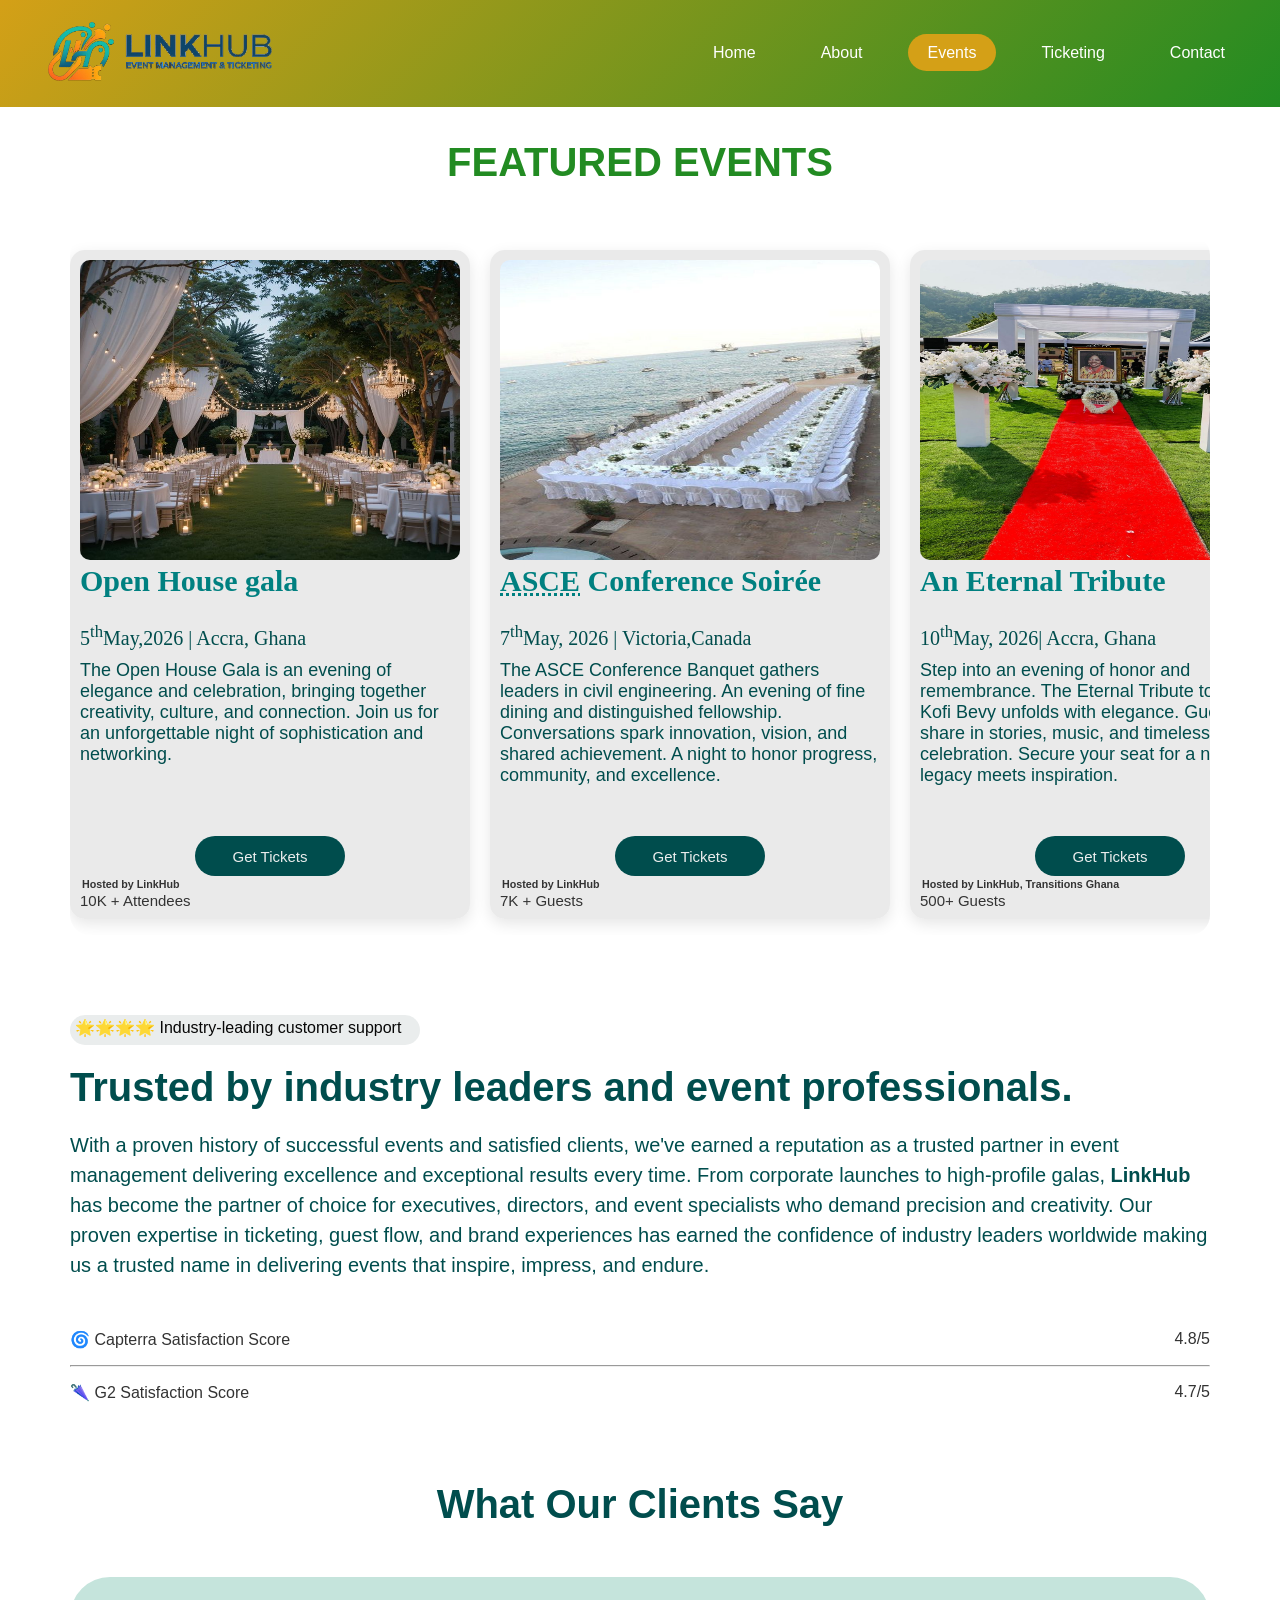
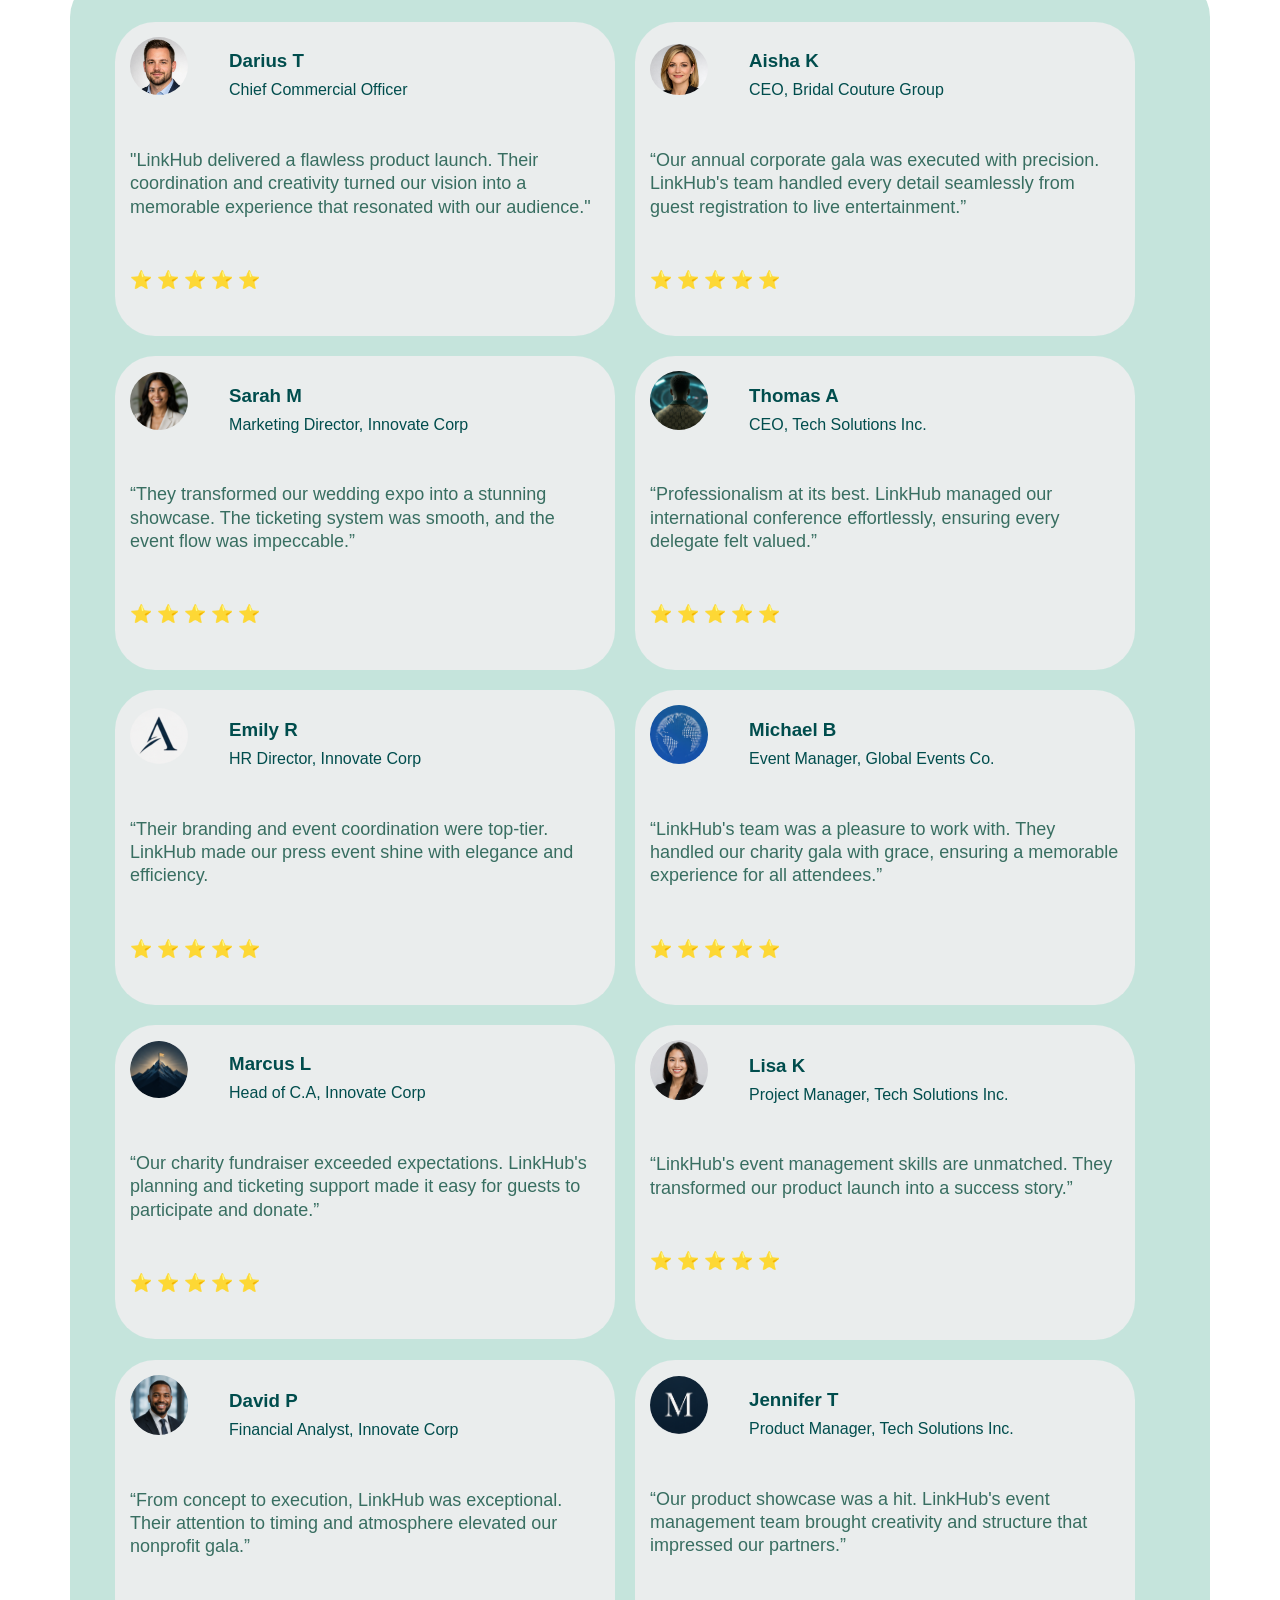
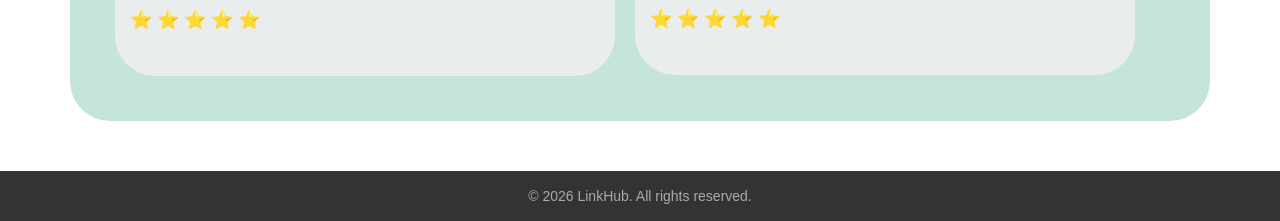
<file: event.html>
<!DOCTYPE html>
<html lang="en">
<head>
    <meta charset="UTF-8">
    <meta name="viewport" content="width=device-width, initial-scale=1.0">
    <link rel="stylesheet" href="style.css">
    <link rel="icon" href="images/favicon-1.png" >
    <title>LinkHub: Events</title>
</head>

<!-- Navigation -->


<body>

    <header>
        <div class="nav-container">
            <div class="logo">
                <img src="images/nav-logo.png" >
            </div>
            <nav>
                <ul>
                    <li><a href="index.html" >Home</a></li>
                    <li><a href="about.html">About</a></li>
                    <li><a href="event.html" style = "background-color:#D4A017";>Events</a></li>
                    <li><a href="assn.html">Ticketing</a></li>
                    <li><a href="contact.html">Contact</a></li>
                    
                </ul>
            </nav>
        </div>
    </header>

    

    <div class = "container">
        <h2 class = "featured-events">FEATURED EVENTS</h2>
        <div class = "events">
            <div>
                <img src = "event-pics/event-pic-1.jpg" alt = "event1" >
                <h2>Open House gala</h2>
                <p1>5<sup>th</sup>May,2026 | Accra, Ghana</p1>
                <p2>The Open House Gala is an evening of elegance and celebration, 
                    bringing together creativity, culture, and connection. Join 
                    us for an unforgettable night of sophistication and networking.
                </p2>
                <button class = "button" >
                    Get Tickets
                </button>
                <h6>Hosted by LinkHub</h6>
                <p3>10K + Attendees</p3>
            </div>
            <div>
                <img src = "event-pics/event-pic-2.jpg" alt = "event2" >
                <h2><abbr title = "American Society of Civil engineers">ASCE</abbr> Conference Soirée</h2>
                <p1>7<sup>th</sup>May, 2026 | Victoria,Canada</p1>
                <p2>The ASCE Conference Banquet gathers leaders in civil engineering.  
                    An evening of fine dining and distinguished fellowship.  
                    Conversations spark innovation, vision, and shared achievement.  
                    A night to honor progress, community, and excellence.
                </p2>
                <button class = "button"> 
                    Get Tickets
                </button>
                <h6>Hosted by LinkHub</h6>
                <p3>7K + Guests</p3>
            </div>
            <div>
                <img src = "event-pics/event-pic-3.jpg" alt = "event1" >
                <h2>An Eternal Tribute</h2>
                <p1>10<sup>th</sup>May, 2026| Accra, Ghana</p1>
                <p2>Step into an evening of honor and remembrance.  
                    The Eternal Tribute to Sir Ernest Kofi Bevy unfolds with elegance.  
                    Guests will share in stories, music, and timeless celebration.  
                    Secure your seat for a night where legacy meets inspiration.
                </p2>
                <button class = "button"> 
                    Get Tickets
                </button>
                <h6>Hosted by LinkHub, Transitions Ghana</h6>
                <p3>500+ Guests</p3>
            </div>
            <div>
                <img src = "event-pics/event-pic-4.jpg" alt = "event4" >
                <h2>Meta Step-up Dinner</h2>
                <p1>12<sup>th</sup>May, 2026 | Carlifornia, <abbr title = "United Staes of America">USA</abbr></p1>
                <p2>The Meta Step Up Dinner welcomes leaders and guests.  
                    An evening of fine dining and shared vision.  
                    Conversations rise with innovation and purpose.  
                    A night of unity, progress, and celebration.
                </p2>
                <button class = "button" >
                    Unavailable
                </button>
                <h6>Hosted by LinkHub</h6>
                <p3>Ft. Mark Zuckerburg</p3>
            </div>
            <div>
                <img src = "event-pics/event-pic-5.jpg" alt = "event5" >
                <h2>Grammy Awards 2026</h2>
                <p1>15<sup>th</sup>May, 2026 | Carlifornia, <abbr title = "United Staes of America">USA</abbr></p1>
                <p2>Music's brightest stars gather in Los Angeles.  
                    The Grammys 2026 celebrates artistry and sound.  
                    Legends and newcomers share the global stage.  
                    An unforgettable night of rhythm, passion, and honor.
                </p2>
                <button class = "button" >
                    Get Tickets
                </button>
                <h6>Hosted by LinkHub</h6>
                <p3>Ft. Trevor Noah</p5>
            </div>
            <div>
                <img src = "event-pics/event-pic-6.jpg" alt = "event6" >
                <h2>Berlin Conference</h2>
                <p1>31<sup>st</sup>May, 2026 | Berlin, Germany</p1>
                <p2>Nations gathered in Berlin to divide Africa.  
                    Their purpose was cloaked in order, yet born of greed.  
                    Borders were drawn without voices of the people.  
                    This conference marked the loss of sovereignty and freedom.
                    Join us to experience it all.
                </p2>
                <button class = "button" >
                    Get Tickets
                </button>
                <h6>Hosted by LinkHub</h6>
                <p3>National Deligates</p2>
            </div>
            <div>
                <img src = "event-pics/event-pic-7.jpg" alt = "event7" >
                <h2>Met Gala 2026</h2>
                <p1>1<sup>st</sup>June, 2026 | Manhattan, New York</p1>
                <p2>We gather at the Metropolitan Museum of Art.  
                    Fashion's brightest stars unite on the grand steps.  
                    This gala celebrates creativity, culture, and style.  
                    An unforgettable night of art and glamour unfolds
                </p2>
                <button class = "button" >
                    Get Tickets
                </button>
                <h6>Hosted by LinkHub</h6>
                <p3>8K + Attendees</p2>
            </div>
            <div>
                <img src = "event-pics/event-pic-8.jpg" alt = "event1" >
                <h2>An Eternal Tribute</h2>
                <p1>17<sup>th</sup>July, 2026 | Little Saint James</p1>
                <p2>We gather to honor Mrs. Heather Lord.  
                    Her kindness and resilience touched every heart.  
                    This service reflects her lasting legacy.  
                    We celebrate her memory with love and peace
                </p2>
                <button class = "button" >
                    Get Tickets
                </button>
                <h6>Hosted by LinkHub</h6>
                <p3>1K + Attendees</p2>
            </div>
        </div>




        <div class = "track-div">

            <div class = "two">
                    <p class = " text1"> &#127775&#127775&#127775&#127775 Industry-leading customer support</p>
                <p class = " text2"><strong>Trusted by industry leaders and event professionals.</strong></p>
                    <p class = " text3">With a proven history of successful events and satisfied
                                        clients, we've earned a reputation as a trusted partner
                                        in event management delivering excellence and exceptional
                                        results every time. From corporate launches to high‑profile
                                        galas, <strong>LinkHub</strong> has become the partner of choice for executives,
                                        directors, and event specialists who demand precision and
                                        creativity. Our proven expertise in ticketing, guest flow,
                                        and brand experiences has earned the confidence of industry
                                        leaders worldwide making us a trusted name in delivering
                                        events that inspire, impress, and endure.</p>
                    <p class = " text4" >&#127744 Capterra Satisfaction Score <span>4.8/5</span></p>
                    <hr width = "100%" >
                    <p class = " text5">&#127746 G2 Satisfaction Score <span>4.7/5</span></p>
            </div>

            <p class="text2" style = "text-align:center;"><strong>What Our Clients Say</strong></p>
            <div class="one">
                    <div class="item">
                        <div class = "profile">
                            <img src = "profpics/profpic-1.png" alt = "profile picture" width = "58px"style = "border-radius: 50%";>
                        </div>
                        <div class = "info">
                        <h3>Darius T</h3>
                        <p>Chief Commercial Officer</p>
                        </div>
                        <div class = "review">
                            <p>
                            "LinkHub delivered a flawless product
                            launch. Their coordination and creativity
                            turned our vision into a memorable experience
                            that resonated with our audience."
                            </p>
                            <p style = "margin-top: 50px;">
                                &#11088 &#11088 &#11088 &#11088 &#11088
                            </p>
                        </div>
                    </div>
                    <div class="item">
                        <div class = "profile">
                            <img src = "profpics/profpic-2.png" alt = "profile picture" width = "58px"style = "border-radius: 50%";>
                        </div>
                        <div class = "info">
                            <h3>Aisha K</h3>
                            <p>CEO, Bridal Couture Group</p>
                        </div>
                        <div class = "review">
                            <p>
                                “Our annual corporate gala was executed with
                                precision. LinkHub's team handled every detail
                                seamlessly from guest registration to live
                                entertainment.”
                            </p>
                             <p style = "margin-top: 50px;">
                                &#11088 &#11088 &#11088 &#11088 &#11088
                            </p>
                        </div>
                    </div>
                    <div class="item">
                        <div class = "profile">
                            <img src = "profpics/profpic-3.png" alt = "profile picture" width = "58px" style = "border-radius: 50%";>
                        </div>
                        <div class = "info">
                            <h3>Sarah M</h3>
                            <p>Marketing Director, Innovate Corp</p>
                        </div>
                        <div class = "review">
                            <p>
                                “They transformed our wedding expo into a
                                stunning showcase. The ticketing system was
                                smooth, and the event flow was impeccable.”
                            </p>
                            <p style = "margin-top: 50px;">
                                &#11088 &#11088 &#11088 &#11088 &#11088
                            </p>
                        </div>
                    </div>
                    <div class="item">
                        <div class = "profile">
                            <img src = "profpics/profpic-4.png" alt = "profile picture" width = "58px"style = "border-radius: 50%";>
                        </div>
                        <div class = "info">
                            <h3>Thomas A</h3>
                            <p>CEO, Tech Solutions Inc.</p>
                        </div>
                        <div class = "review">
                            <p>
                                “Professionalism at its best. LinkHub managed
                                our international conference effortlessly,
                                ensuring every delegate felt valued.”
                            </p>
                            <p style = "margin-top: 50px;">
                                &#11088 &#11088 &#11088 &#11088 &#11088
                        </div>
                    </div>
                    <div class="item">
                        <div class = "profile">
                            <img src = "profpics/profpic-5.png" alt = "profile picture" width = "58px"style = "border-radius: 50%";>
                        </div>
                        <div class = "info">
                            <h3>Emily R</h3>
                            <p>HR Director, Innovate Corp</p>
                        </div>
                        <div class = "review">
                            <p>
                                “Their branding and event coordination were
                                top-tier. LinkHub made our press event shine
                                with elegance and efficiency.
                            </p>
                            <p style = "margin-top: 50px;">
                                &#11088 &#11088 &#11088 &#11088 &#11088
                        </div>
                    </div>
                    <div class="item">
                        <div class = "profile">
                            <img src = "profpics/profpic-6.png" alt = "profile picture" width = "58px"style = "border-radius: 50%";>
                        </div>
                        <div class = "info">
                            <h3>Michael B</h3>
                            <p>Event Manager, Global Events Co.</p>
                        </div>
                        <div class = "review">
                            <p>
                                “LinkHub's team was a pleasure to work with.
                                They handled our charity gala with grace, ensuring
                                a memorable experience for all attendees.”
                            </p>
                            <p style = "margin-top: 50px;">
                                &#11088 &#11088 &#11088 &#11088 &#11088
                        </div>
                    </div>
                    <div class="item">
                        <div class = "profile">
                            <img src = "profpics/profpic-7.png" alt = "profile picture" width = "58px"style = "border-radius: 50%";>
                        </div>
                        <div class = "info">
                            <h3>Marcus L</h3>
                            <p>Head of C.A, Innovate Corp</p>
                        </div>
                        <div class = "review">
                            <p>
                                “Our charity fundraiser exceeded expectations.
                                LinkHub's planning and ticketing support made
                                it easy for guests to participate and donate.”
                            </p>
                            <p style = "margin-top: 50px;">
                                &#11088 &#11088 &#11088 &#11088 &#11088
                        </div>
                    </div>
                    <div class="item">
                        <div class = "profile">
                            <img src = "profpics/profpic-8.png" alt = "profile picture" width = "58px"style = "border-radius: 50%";>
                        </div>
                        <div class = "info">
                            <h3>Lisa K</h3>
                            <p>Project Manager, Tech Solutions Inc.</p>
                        </div>
                        <div class = "review">
                            <p>
                                “LinkHub's event management skills are unmatched.
                                They transformed our product launch into a success
                                story.”
                            </p>
                            <p style = "margin-top: 50px;">
                                &#11088 &#11088 &#11088 &#11088 &#11088
                        </div>
                    </div>
                    <div class="item">
                        <div class = "profile">
                            <img src = "profpics/profpic-9.png" alt = "profile picture" width = "58px"style = "border-radius: 50%";>
                        </div>
                        <div class = "info">
                            <h3>David P</h3>
                            <p>Financial Analyst, Innovate Corp</p>
                        </div>
                        <div class = "review">
                            <p>
                                “From concept to execution, LinkHub was
                                exceptional. Their attention to timing
                                and atmosphere elevated our nonprofit gala.”
                            </p>
                            <p style = "margin-top: 50px;">
                                &#11088 &#11088 &#11088 &#11088 &#11088
                        </div>
                    </div>
                    <div class="item">
                        <div class = "profile">
                            <img src = "profpics/profpic-10.png" alt = "profile picture" width = "58px"style = "border-radius: 50%";>
                        </div>
                        <div class = "info">
                            <h3>Jennifer T</h3>
                            <p>Product Manager, Tech Solutions Inc.</p>
                        </div>
                        <div class = "review">
                            <p>
                                “Our product showcase was a hit.
                                LinkHub's event management team
                                brought creativity and structure
                                that impressed our partners.”
                            </p>
                            <p style = "margin-top: 50px;">
                                &#11088 &#11088 &#11088 &#11088 &#11088
                        </div>
                    </div>
            </div>
        </div>
    </div>
    <footer>
        <p style="font-size:14px; color:#aaa;">© 2026 LinkHub. All rights reserved.</p>
    </footer>  
</body>
</file>
<file: style.css>
*{
    box-sizing: border-box;
}

body {
    font-family: 'Segoe UI', Tahoma, Geneva, Verdana, sans-serif; /* Sets default font family for the page */
    color: #333; /* Dark gray text color */
    margin: 0; /* Removes default browser margin */
    min-width: 1200px;
}


/* Header & Navigation */
header {
    background: linear-gradient(135deg, #D4A017, #228B22); /* Diagonal gradient background */
    color: white; /* Header text color */
    padding: 0.9375rem; /* 15px converted to rem (15 ÷ 16 = 0.9375) */
    position:sticky; /* Sticks to viewport when scrolling */
    top: 0; /* Sticks at the very top */
    z-index: 1000; /* Keeps header above overlapping content */
}

.nav-container {
    max-width: 100%; /* Restricts width */
    min-width: 100%;
    margin: auto; /* Centers horizontally */
    padding:0 1.25rem;/*20px converted to rem (20 ÷ 16 = 1.25 )*/
    display: flex; /* Flexbox layout */
    justify-content: space-between; /* Logo left, nav right */
    align-items: center; /* Vertical centering */
}

.logo img {
    max-width: 250px;
}

nav ul {
    display: flex; /* Horizontal list */
    list-style: none; /* Removes bullets */
    gap: 1.5625rem; /* 25px converted to rem (25 ÷ 16 = 1.5625) */
}

nav ul li a {
    color: white; /* Link text color */
    text-decoration: none; /* Removes underline */
    font-weight: 500; /* Slightly bold text */
    padding-inline: 1.25rem; /* 20px converted to rem (20 ÷ 16 = 1.25) */
    padding-block: 0.625rem; /* 10px converted to rem (10 ÷ 16 = 0.625) */
    border-radius: 20px; /* Rounded corners */
    transition: all 0.3s ease;
}

nav ul li a:hover {
    background-color: #D4A017; /* Gold background on hover */
}




.container{
    margin-left: 70px; /* Left spacing */
    margin-right: 70px; /* Right spacing */
    margin-top: 0; /* No top margin */
}

.featured-events{
    text-align: center; /* Centered text */
    font-size: 2.5rem; /* Large font size */
    margin-bottom: 50px; /* Space below */
    color: #228B22; /* Forest green text */
}

.events{
    border:none; /* No border */
    height:700px; /* Fixed height */
    display:grid; /* Grid layout */
    grid-auto-flow: column; /* Horizontal flow */
    grid-auto-columns: 400px; /* Each column 400px wide */
    gap :20px; /* Space between columns */
    overflow-x: auto; /* Horizontal scroll */
    border-radius: 20px; /* Rounded container corners */
    margin-top: 50px; /* Space above */
}

.events div {
  background:rgba(225,225,225,0.7); /* Semi-transparent background */
  border-radius: 15px; /* Rounded corners */
  margin:auto; /* Centered inside grid cell */
  padding: 10px; /* Inner spacing */
  box-shadow: 0 5px 15px rgba(0,0,0,0.1); /* Soft shadow */
}

.events img{
    border-radius: 10px; /* Rounded image corners */
    width :100%; /* Full width */
    max-height: 300px; /* Max height */
    min-height: 300px; /* Min height */
}

.events h2{
    text-align: left; /* Left aligned */
    font-size: 30px; /* Large font */
    color:teal; /* Teal text */
    font-family: Times New Roman; /* Serif font */
    margin-top: 0; /* No top margin */
}

.events p1{
    text-align: left; /* Left aligned */
    font-size: 20px; /* Medium font */
    color:#004d4d; /* Dark teal text */
    font-family: cursive; /* Cursive font */
}

.events p2{
    text-align: left; /* Left aligned */
    font-size: 18px; /* Slightly smaller font */
    color:#004d4d; /* Dark teal text */
    margin-top:10px; /* Space above */
    display:block; /* Forces block display */
    max-height: 100px; /* Limits height */
}

.events p3{
    font-size: 15px; /* Small font */
    display: block; /* Block display */
    margin-bottom: 0; /* No bottom margin */
}

.button{
    width:150px; /* Button width */
    height: 40px; /* Button height */
    margin-left:auto; /* Center horizontally */
    margin-right: auto; /* Center horizontally */
    display: block; /* Block element */
    border-radius: 25px; /* Rounded button */
    border:none; /* No border */
    background-color: #004d4d; /* Dark teal background */
    color:#eaeded; /* Light text */
    font-size: 15px; /* Text size */
    margin-top: 20%; /* Large top margin */
}

.button:hover{
    background-color:#eaeded ; /* Light background on hover */
    color:#004d4d; /* Dark text on hover */
    border:solid 2px #004d4d; /* Dark border on hover */
}

.events h6{
    margin:2px; /* Small margin */
}


.one{
    margin-block: 50px;
    padding:45px;
    width: 100%; /* Fixed width */
    height: auto; /* Fixed height */
    border: none; /* No border */
    display: flex;
    flex-direction: row;
    gap:20px;
    flex-wrap: wrap;
    border-radius: 40px; /* Rounded corners */
    background: rgb(197, 228, 220); /* Light teal background */
}


.item {
    border:none; /* No border */
    width: 500px;
    height:fit-content; /* Fixed height */
    padding: 15px; /* Inner spacing */
    font-size: 16px; /* Text size */
    border-radius: 40px; /* Rounded corners */
    background: #eaeded; /* Light background */
}

.profile{
    width: 18%; /* Profile width */
    height: 50px; /* Profile height */
    background-color: #eaeded; /* Light background */
    display:inline-block; /* Inline block layout */
}

.info{
    width: 75%; /* Info width */
    margin-top: 0; /* No top margin */
    display:inline-block; /* Inline block layout */
    padding-left:10px; /* Left padding */
    color:#004d4d; /* Dark teal text */
    line-height: 0.6; /* Tight line spacing */
    font-weight: lighter; /* Light font weight */
}

.review{
    width: 100%; /* Full width */
    height: 200px; /* Fixed height */
    background-color: #eaeded; /* Light background */
    margin-top: 10px; /* Space above */
    padding-top: 10px; /* Inner spacing top */
    color: #386e61; /* Medium teal text */
    font-size: 18px; /* Text size */
    line-height:1.3; /* Line spacing */
}



.two{
    width: 100%; /* Fixed width of the block */
    height:auto; /* Fixed height */
    background: white; /* White background color */
    border-radius: 40px; /* Rounded corners */
    margin-block:80px ;
}

.text1{
    padding-top: 3px; /* Small space at the top */
    padding-left: 5px; /* Small space on the left */
    font-size: 16px; /* Text size */
    color: #070707; /* Dark gray text */
    width: 350px; /* Fixed width */
    background-color: #eaeded; /* Light gray background */
    border-radius: 50px; /* Pill-shaped rounded corners */
    height:30px; /* Fixed height */
    margin:0; /* Removes default margins */
    margin-bottom: 20px; /* Adds space below */
}

.text2{
    font-size: 40px; /* Large text size */
    color:#004d4d; /* Dark teal text */
    margin: 0; /* Removes default margins */
}

.text3{
    text-align: left; /* Left aligned text */
    font-size: 20px; /* Medium text size */
    line-height:1.5; /* Comfortable line spacing */
    color:#004d4d; /* Dark teal text */
}

.text4{
    margin-top: 50px; /* Adds space above */
}

.two span{
    float: right;
}
.contact{
    background-color: lightgray; /* Light gray background */
    padding: 20px; /* Inner spacing */
    margin-top: 20px; /* Space above */
    margin-bottom: 20px; /* Space below */
    height:auto; /* Fixed height */
    border-radius:20px; /* Rounded corners */
}



.featured-event {
  background-color: #f9f9f9;
  border: 1px solid #ddd;
  border-radius: 8px;
  padding: 25px;
  margin-top: 30px;
  text-align: center;
}

.featured-event h3 {
  color: #333;
  margin-bottom: 10px;
  font-size: 1.5em;
  text-align: center;
}

.featured-event p {
  color: #555;
  font-size: 1em;
  margin-bottom: 20px;
}


.event-image {
  border-radius: 6px;
  border: 1px solid #ccc;
  display: inline-block;
  width :50%;
  max-height: 30%;

}


.featured-event button {
  background-color: #ff9900;
  color: white;
  border: none;
  padding: 12px 24px;
  border-radius: 5px;
  cursor: pointer;
  font-size: 1em;
}

.featured-event button:hover {
  background-color: #e68a00;
}

footer{
    height: 50px;
    display: flex;
    justify-content: center;
    align-items: center;
    background-color: #333;
  }
</file>
